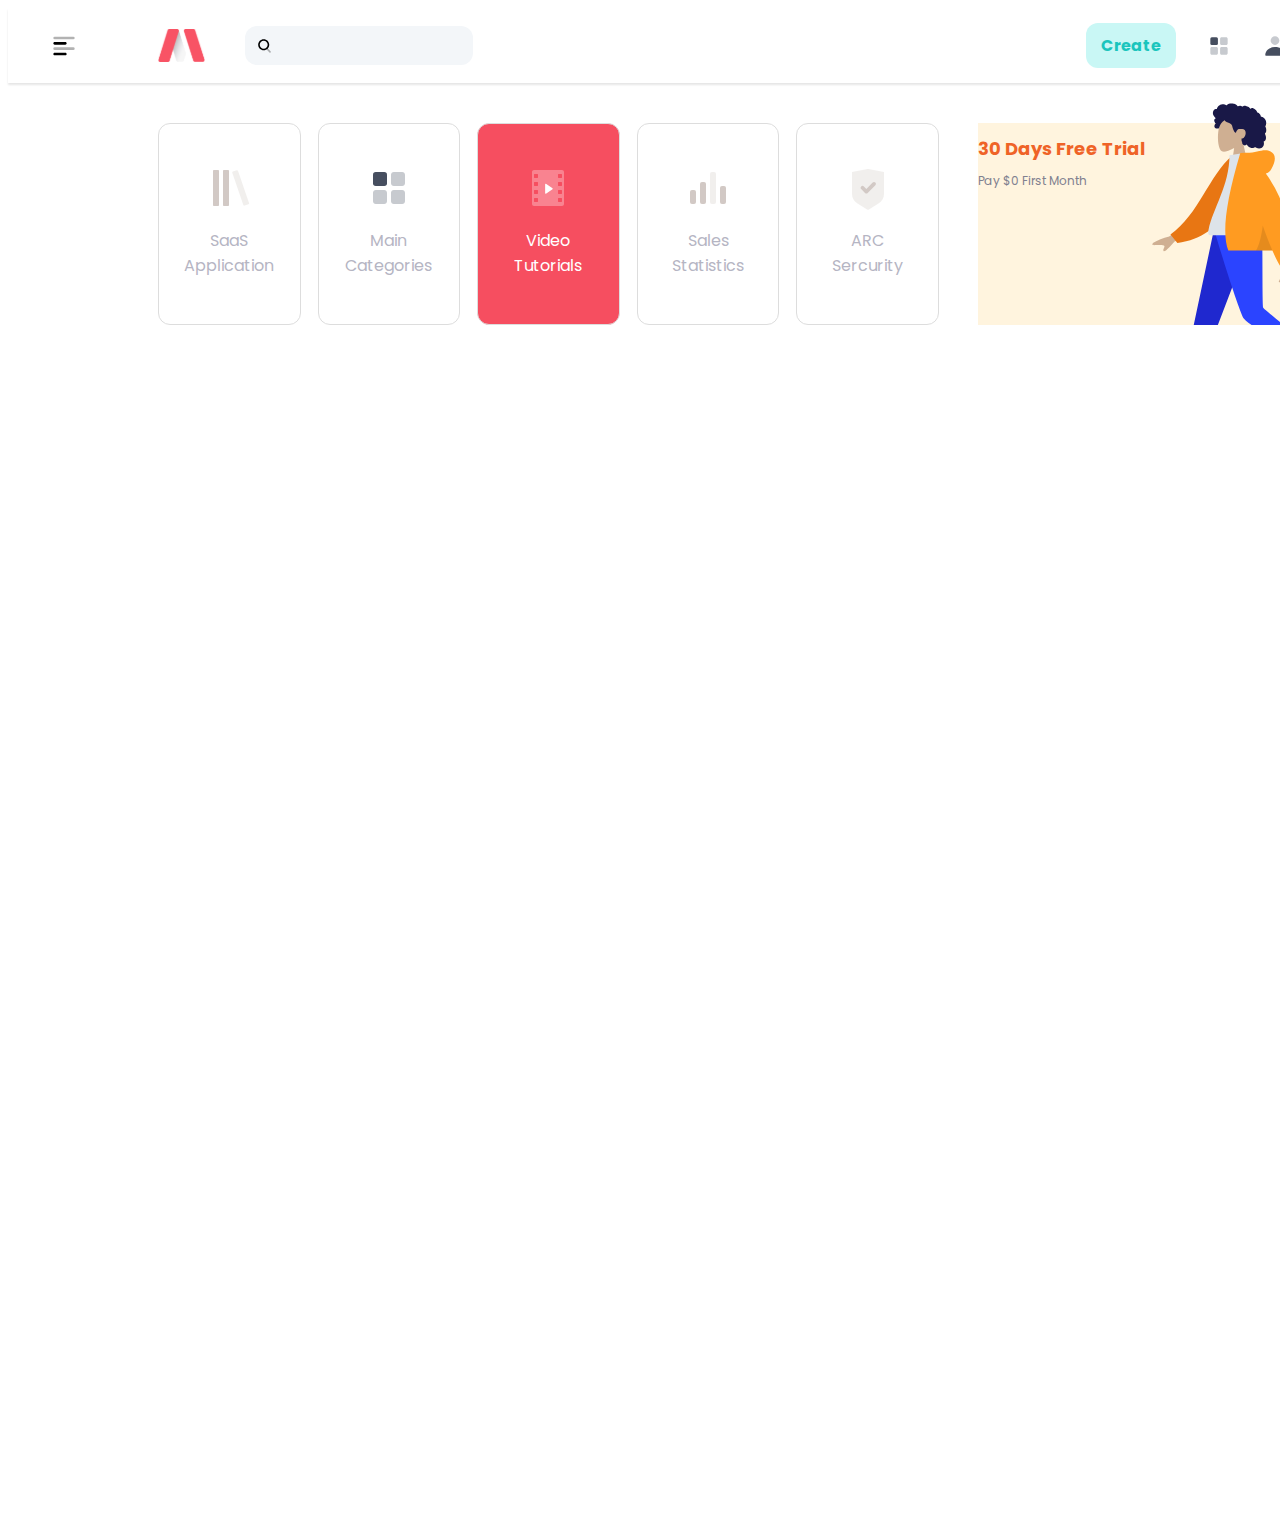
<file: index.html>
<html lang="en">
<head>
    <meta charset="UTF-8">
    <meta http-equiv="X-UA-Compatible" content="IE=edge">
    <meta name="viewport" content="width=device-width, initial-scale=1.0">
    <title>Document</title>
    <link href='https://fonts.googleapis.com/css?family=Poppins' rel='stylesheet'>
    <link rel="stylesheet" href="assets/style/style.css">
</head>
<body>
    <div id="app">
        <header class="top-bar">
            <a href=""class="top-bar-toggle">
                <img src="assets/img/Align-left.svg" alt="">
            </a>
            <div class="top-bar-feature">
                <div class="top-bar-feature-left">
                    <a href="#" class="top-bar-feature-left-logo">
                        <img src="assets/img/Logo 1.svg" alt="">
                    </a>
                    <div class="top-bar-feature-left-searchbox">
                        <img src="assets/img/Search.svg" alt="">
                        <input type="search">
                    </div>
                </div>
                <div class="top-bar-feature-right">
                    <a href="#"class="top-bar-feature-right-create-button">Create</a>
                    <a href="#" class="top-bar-feature-right-icon">
                        <img src="assets/img/Layout-4-blocks.svg" alt="">
                    </a>
                    <a href="#" class="top-bar-feature-right-icon">
                        <img src="assets/img/User.svg" alt="">
                    </a>
                    <a href="#" class="top-bar-feature-right-number">
                        3
                    </a>
                </div>
                
            </div>
        </header>
        <div class="main">
            <div class="main-category">
                <div class="main-category-left">
                    <div class="main-category-left-item">
                        <img src="assets/img/Library.svg" alt="">
                        <p>SaaS <br> Application </p>
                    </div>
                    <div class="main-category-left-item">
                        <img src="assets/img/Layout-4-blocks.svg" alt="">
                        <p>Main  <br> Categories </p>
                    </div>
                    <div class="main-category-left-item main-category-left-item-video">
                        <img src="assets/img/Movie.svg" alt="">
                        <p>Video <br> Tutorials </p>
                    </div>
                    <div class="main-category-left-item">
                        <img src="assets/img/Equalizer.svg" alt="">
                        <p>Sales<br> Statistics</p>
                    </div>
                    <div class="main-category-left-item">
                        <img src="assets/img/Shield-check.svg" alt="">
                        <p>ARC <br> Sercurity </p>
                    </div>
                </div>
                <div class="main-category-right">
                    <div class="main-category-right-img">
                        <img class="main-category-right-img-standing" src="assets/img/standing-23.svg" alt="">
                        <img class="main-category-right-img-bottom" src="assets/img/Skinny Jeans Walk.svg" alt="">
                    </div>
                    <h1>30 Days Free Trial</h1>
                    <p>Pay $0 First Month</p>
                    <a class="main-category-right-button" href=""></a>
                </div>
            </div>
        </div>
    </div>
</body>
</html>
</file>
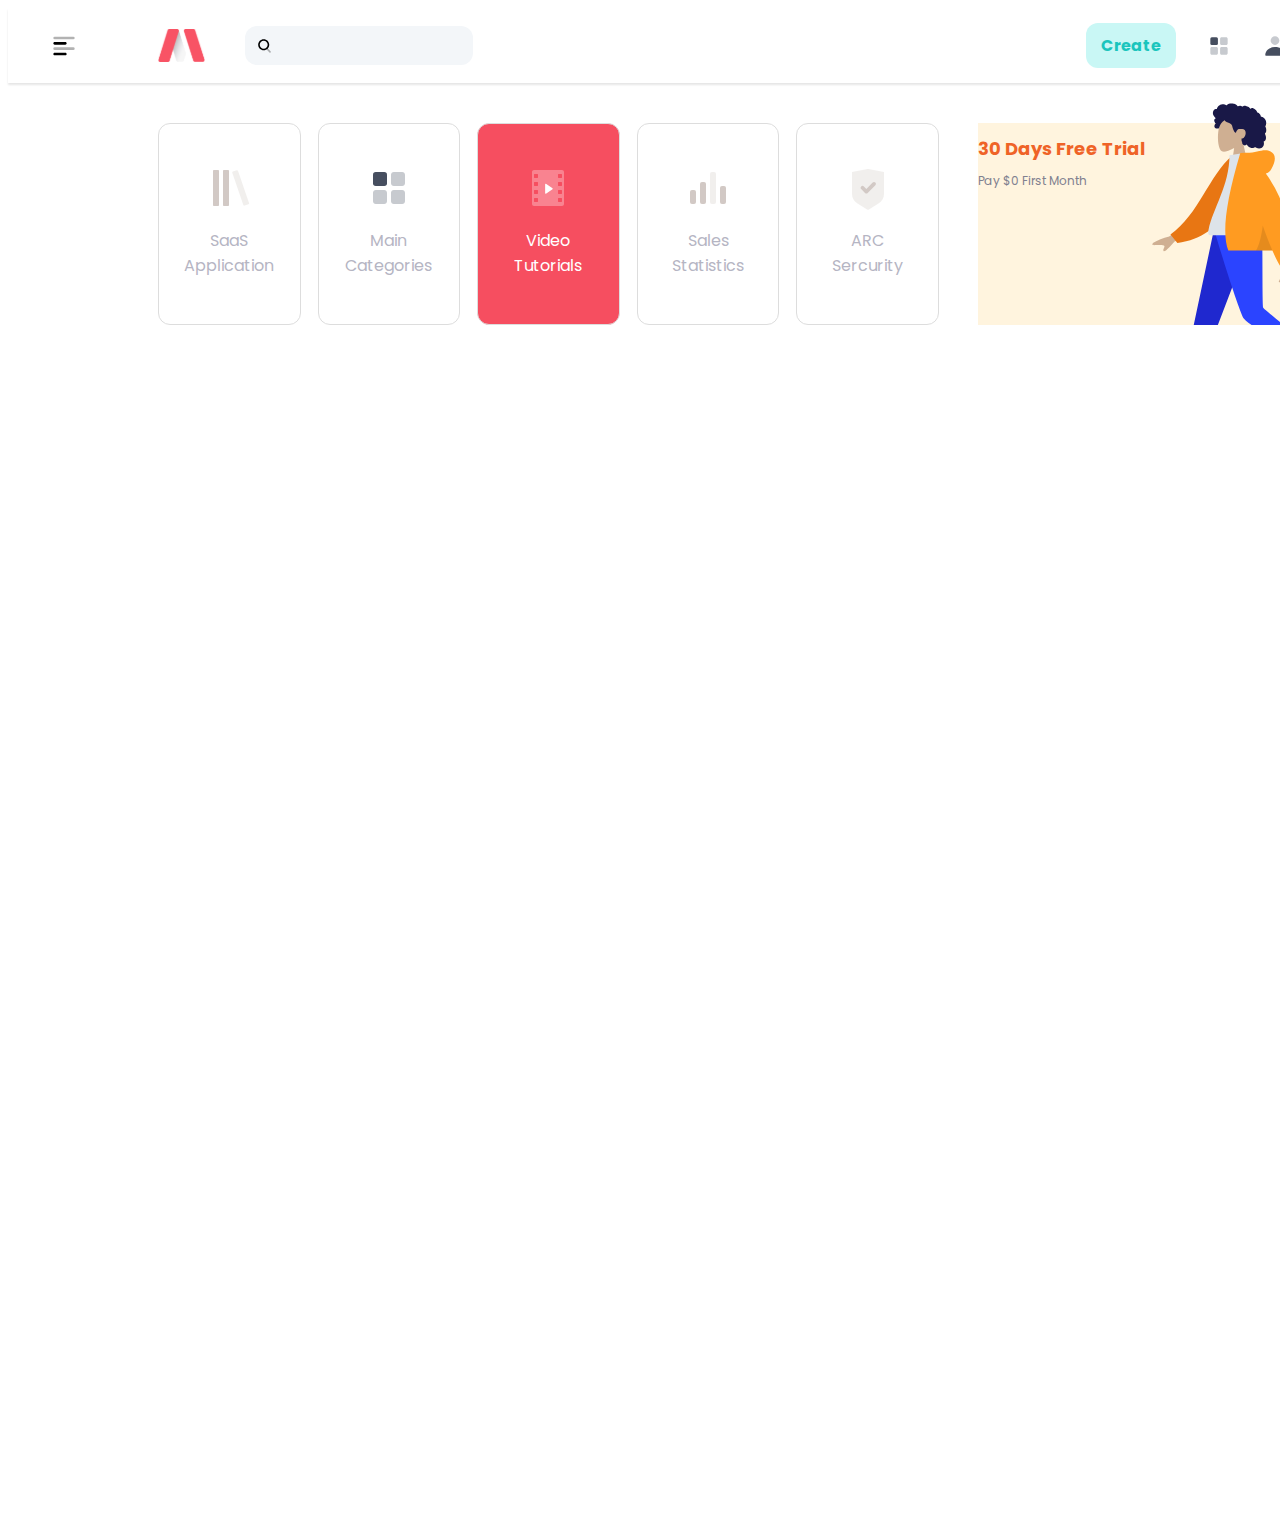
<file: Demo18.html>
<html lang="en">
<head>
    <meta charset="UTF-8">
    <meta http-equiv="X-UA-Compatible" content="IE=edge">
    <meta name="viewport" content="width=device-width, initial-scale=1.0">
    <title>Document</title>
    <link href='https://fonts.googleapis.com/css?family=Poppins' rel='stylesheet'>
    <link rel="stylesheet" href="assets/style/style.css">
</head>
<body>
    <div id="app">
        <header class="top-bar">
            <a href=""class="top-bar-toggle">
                <img src="assets/img/Align-left.svg" alt="">
            </a>
            <div class="top-bar-feature">
                <div class="top-bar-feature-left">
                    <a href="#" class="top-bar-feature-left-logo">
                        <img src="assets/img/Logo 1.svg" alt="">
                    </a>
                    <div class="top-bar-feature-left-searchbox">
                        <img src="assets/img/Search.svg" alt="">
                        <input type="search">
                    </div>
                </div>
                <div class="top-bar-feature-right">
                    <a href="#"class="top-bar-feature-right-create-button">Create</a>
                    <a href="#" class="top-bar-feature-right-icon">
                        <img src="assets/img/Layout-4-blocks.svg" alt="">
                    </a>
                    <a href="#" class="top-bar-feature-right-icon">
                        <img src="assets/img/User.svg" alt="">
                    </a>
                    <a href="#" class="top-bar-feature-right-number">
                        3
                    </a>
                </div>
                
            </div>
        </header>
        <div class="main">
            <div class="main-category">
                <div class="main-category-left">
                    <div class="main-category-left-item">
                        <img src="assets/img/Library.svg" alt="">
                        <p>SaaS <br> Application </p>
                    </div>
                    <div class="main-category-left-item">
                        <img src="assets/img/Layout-4-blocks.svg" alt="">
                        <p>Main  <br> Categories </p>
                    </div>
                    <div class="main-category-left-item main-category-left-item-video">
                        <img src="assets/img/Movie.svg" alt="">
                        <p>Video <br> Tutorials </p>
                    </div>
                    <div class="main-category-left-item">
                        <img src="assets/img/Equalizer.svg" alt="">
                        <p>Sales<br> Statistics</p>
                    </div>
                    <div class="main-category-left-item">
                        <img src="assets/img/Shield-check.svg" alt="">
                        <p>ARC <br> Sercurity </p>
                    </div>
                </div>
                <div class="main-category-right">
                    <div class="main-category-right-img">
                        <img class="main-category-right-img-standing" src="assets/img/standing-23.svg" alt="">
                        <img class="main-category-right-img-bottom" src="assets/img/Skinny Jeans Walk.svg" alt="">
                    </div>
                    <h1>30 Days Free Trial</h1>
                    <p>Pay $0 First Month</p>
                    <a class="main-category-right-button" href=""></a>
                </div>
            </div>
        </div>
    </div>
</body>
</html>
</file>
<file: assets/style/style.css>
#app {
    width: 1500px;
    height: 1500px;
    font-family:'Poppins';
}
/* TOP BAR */
.top-bar {
    position: relative;
    padding: 15px 0;
    box-shadow: 0px 2px 2px 0px rgba(4,4,4,0.1);
}
.top-bar-toggle {
    position: absolute;
    left: 40px;
    top: 50%;
    transform: translateY(-50%);
}
.top-bar-toggle img {
    width:32px ;
}
.top-bar-feature {
    width: 1200px;
    margin: auto;
    display: flex;
    justify-content: space-between;
    align-items: center;
}
.top-bar-feature-left {
    display: flex;
    align-items: center;
}
.top-bar-feature-left-logo {
    margin-right: 40px;
}
.top-bar-feature-left-logo img {
    width: 47px;
}
.top-bar-feature-left-searchbox {
    padding: 10px;
    display: flex;
    align-items: center;
    border-radius: 12px;
    background: #F3F6F9;
}
.top-bar-feature-left-searchbox img {
    width: 19px;
    margin-right: 8px;
}
.top-bar-feature-left-searchbox input {
    color: #B5B5C3;
    outline: none;
    border: none;
    background-color: transparent;
}
.top-bar-feature-right {
    display: flex;
    align-items: center;
}
.top-bar-feature-right-create-button {
    display: block;
    text-decoration: none;
    padding: 10px 15px;
    background-color: #C9F7F5;
    border-radius: 12px;
    margin-right: 30px;
    color: #1BC5BD;
    font-weight: bolder;
}
.top-bar-feature-right-icon {
    display: block;
    margin-right: 30px;
}
.top-bar-feature-right-icon img {
    width: 26px;
}
.top-bar-feature-right-number {
    color: white;
    font-weight: bolder;
    text-decoration: none;
    padding: 10px 15px;
    background-color: #F64E60;
    border-radius: 12px;
}
/* MAIN */
.main {
    margin: auto;
    margin-top: 40px;
    width: 1200px;
}
.main-category {
    display: flex;
}
.main-category-left {
    display: flex;
    align-items: center;
    width: 781px;
    justify-content: space-between;
}
.main-category-left-item {
    padding:40px 0 30px;
    color: #B5B5C3;
    text-align: center;
    width: 18%;
    border: 1px solid #ddd;
    border-radius: 12px;
}
.main-category-left-item.main-category-left-item-video {
    color: white;
    background-color: #F64E60;
}
.main-category-left-item img {
    width: 48px;
}
.main-category-right {
    background-color:#FFF4DE ;
    width: 380px;
    margin-left: auto;
    position: relative;
    /* height: 100%; */
}
.main-category-right h1{
    font-size: 18px;
    color: #EF6327;
    margin-bottom: 10px;
}
.main-category-right p{
    margin: 0;
    font-size: 12px;
    color: #80808F;
}
.main-category-right-img {
    position: absolute;
    bottom: 0;
    right: 30px;
}
.main-category-right-img-standing {
    right: 0px;
    position: absolute;
    top:-150px;
}
.main-category-right-button {

}
</file>
